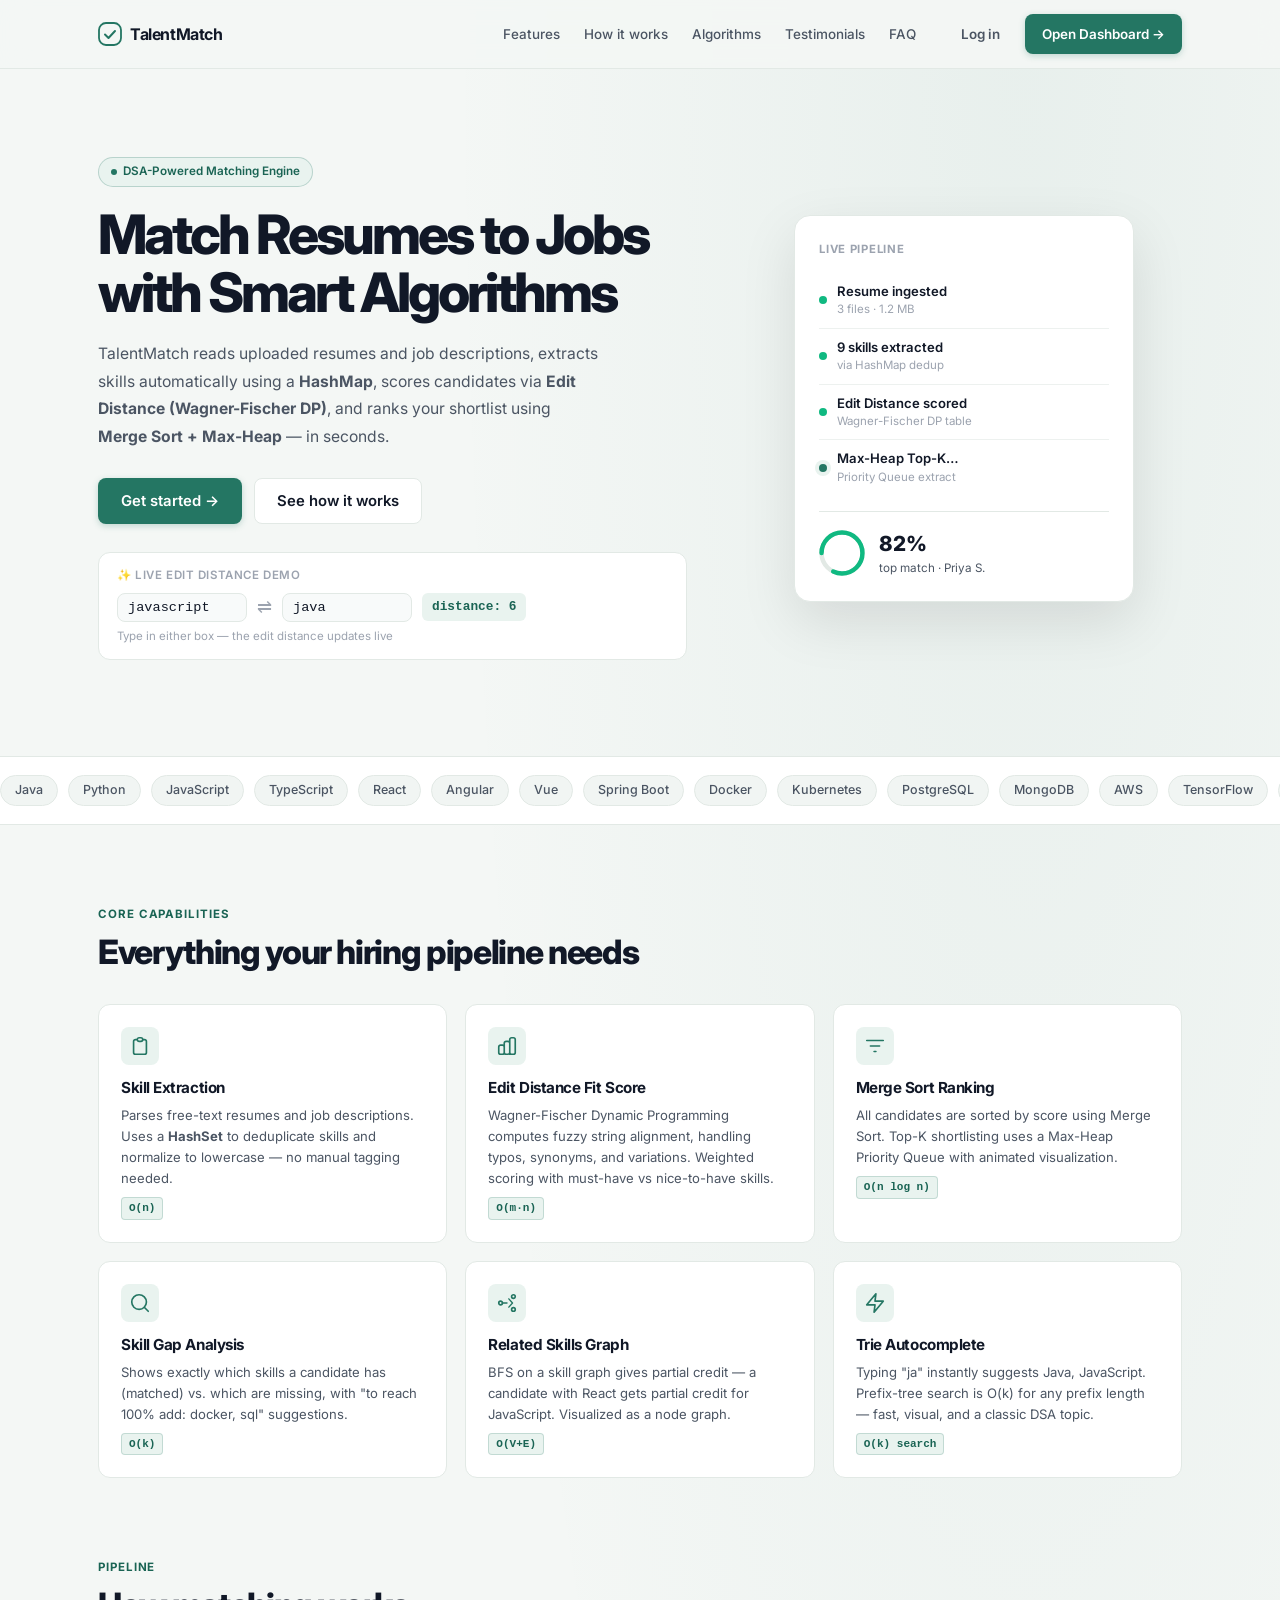
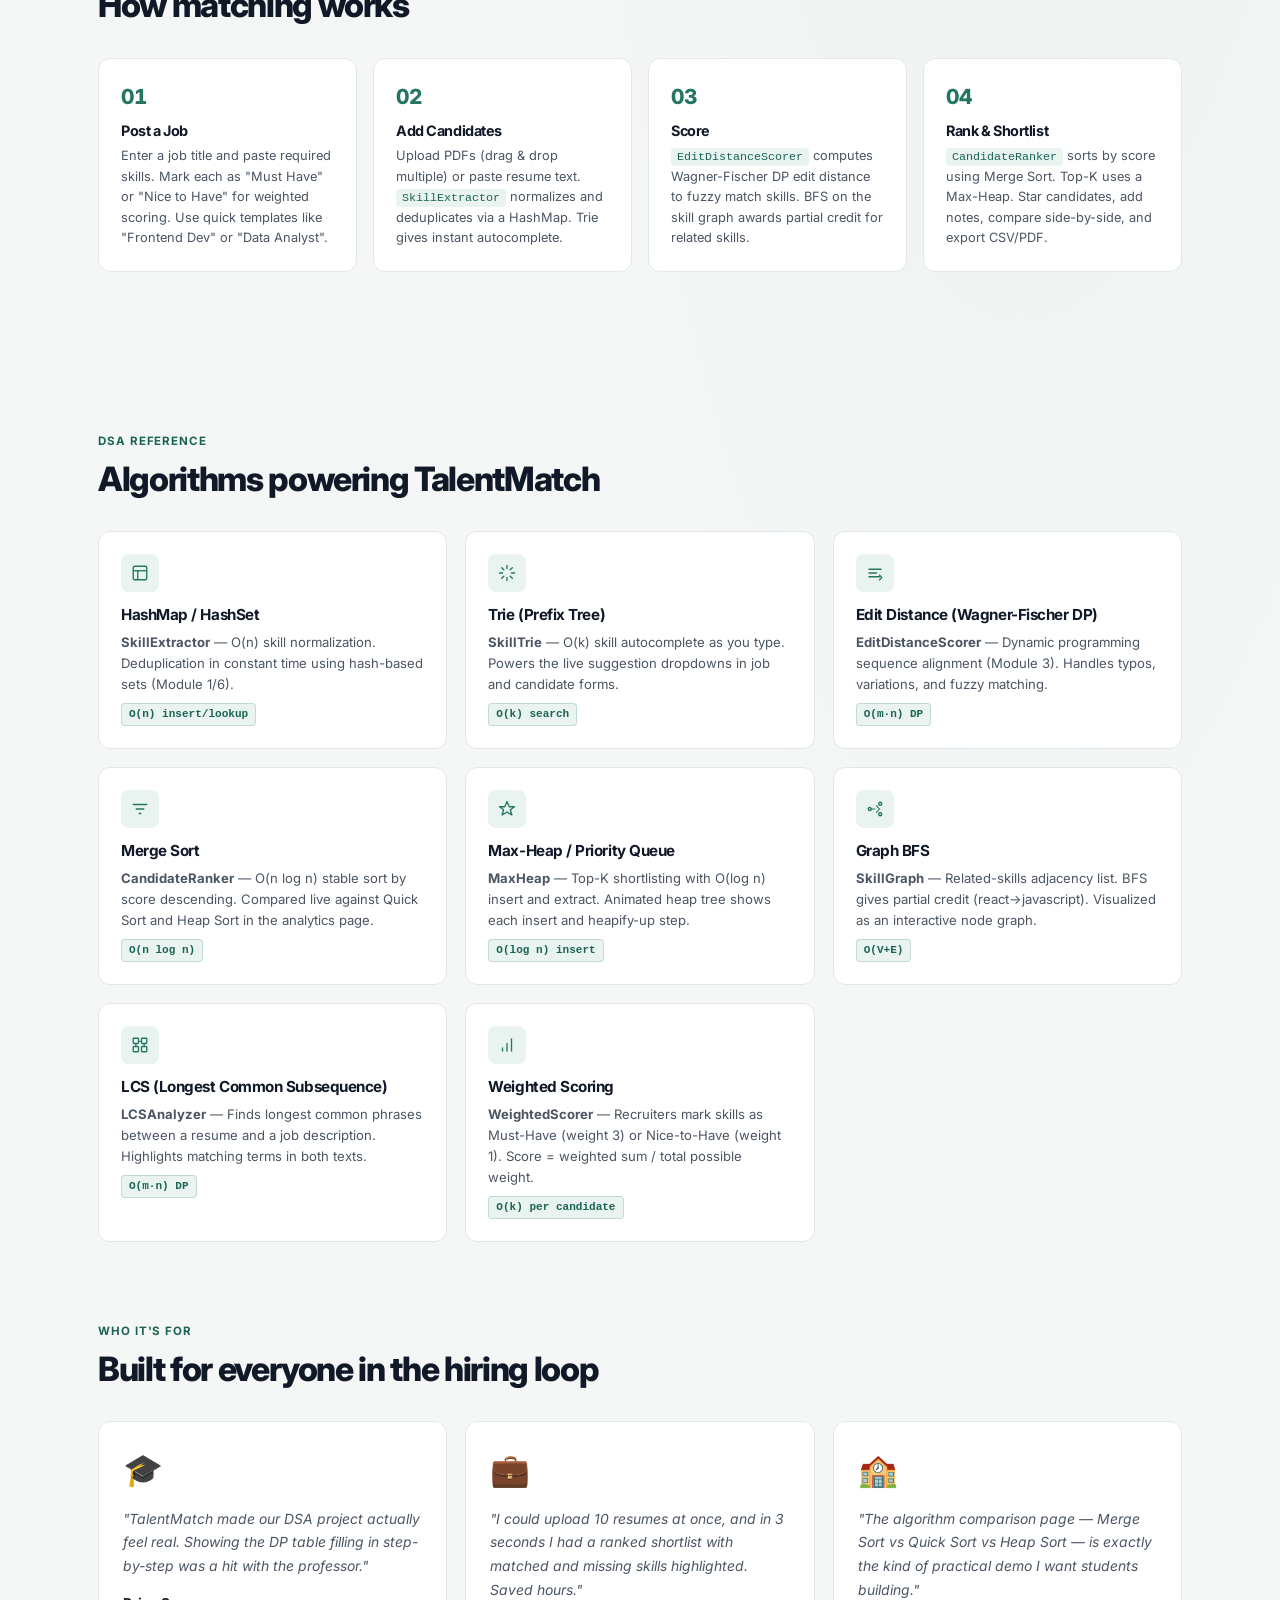
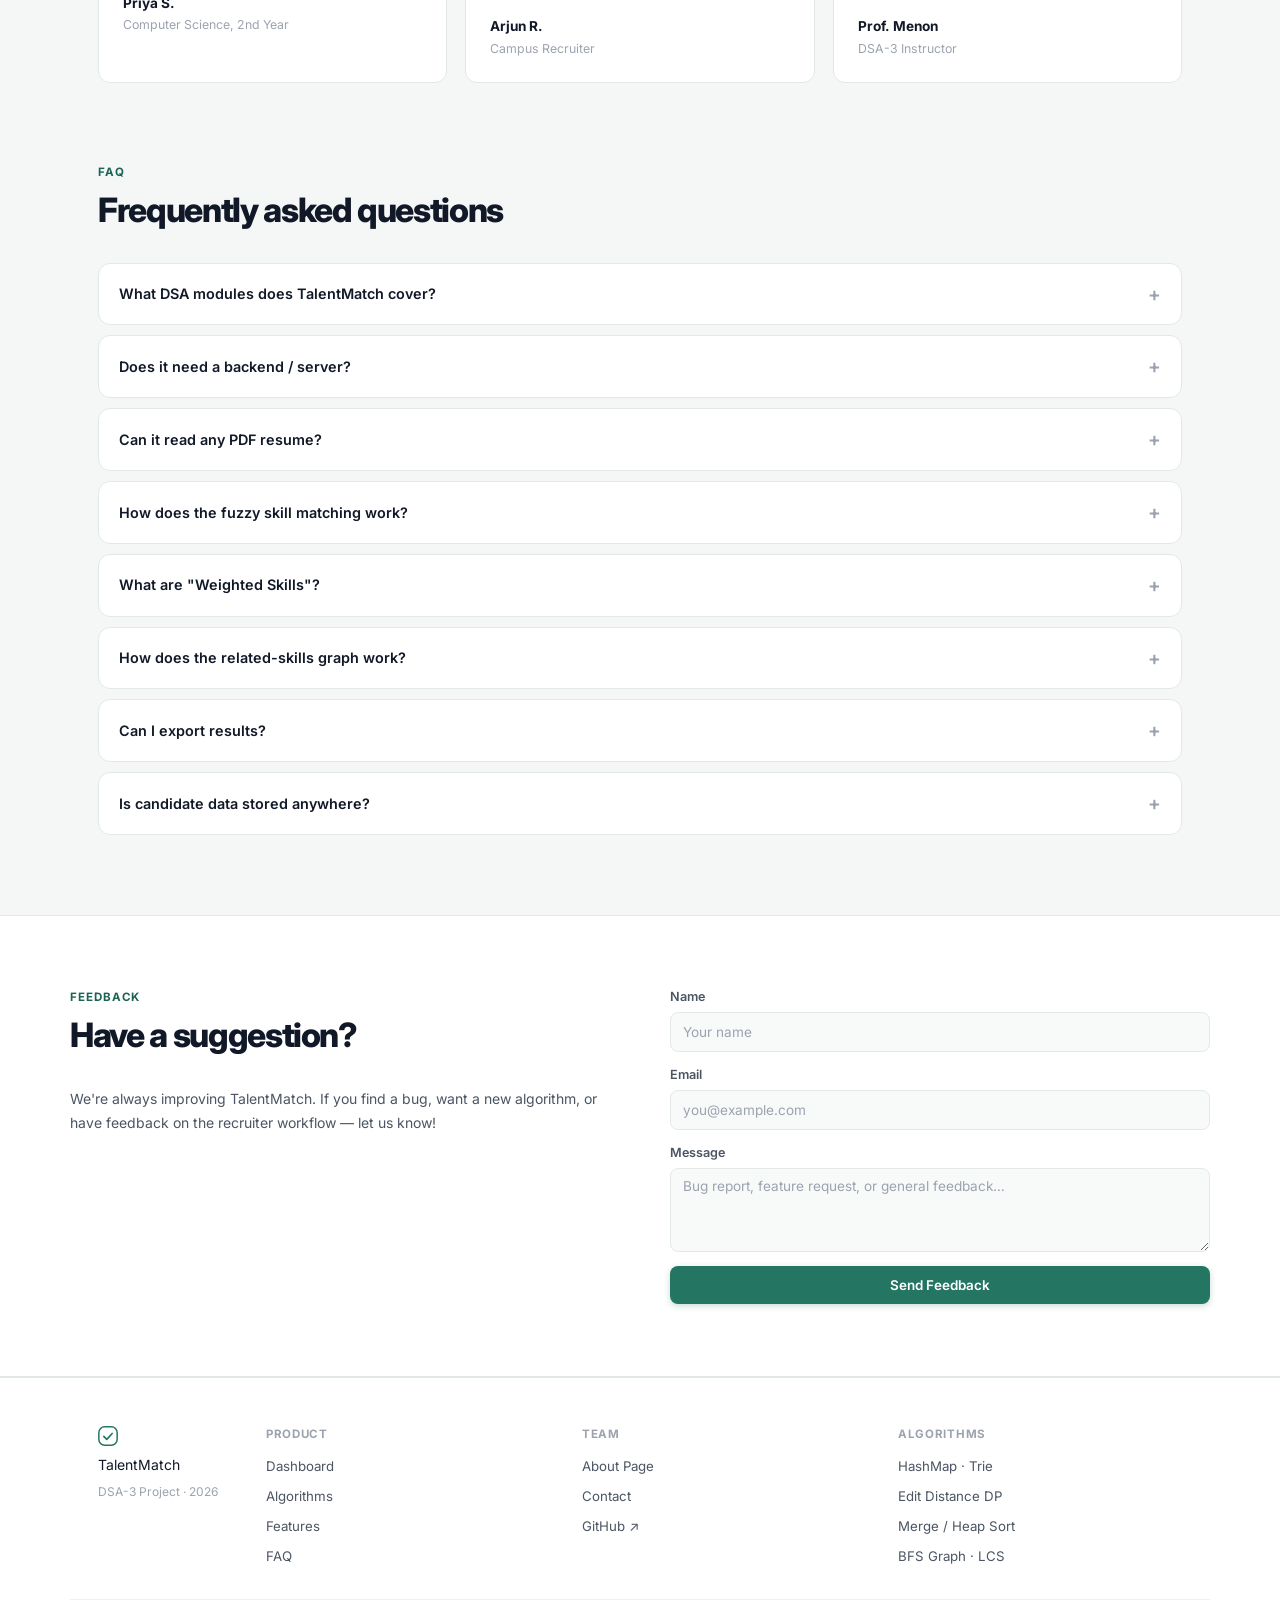
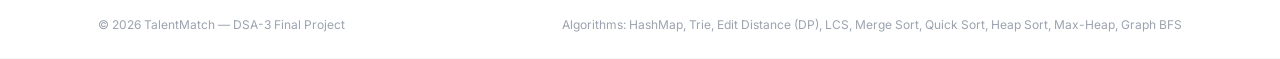
<file: Project/index.html>
<!DOCTYPE html>
<html lang="en">
<head>
  <meta charset="UTF-8">
  <meta name="viewport" content="width=device-width, initial-scale=1.0">
  <title>TalentMatch — Resume &amp; Job Matching for Recruiters</title>
  <meta name="description" content="TalentMatch uses DSA algorithms (HashMap, Edit Distance DP, Merge Sort, Trie, Max-Heap, BFS Graph) to automatically extract skills, score candidates, and rank your shortlist in seconds.">
  <link rel="icon" href="data:image/svg+xml,<svg xmlns='http://www.w3.org/2000/svg' viewBox='0 0 100 100'><rect x='5' y='5' width='90' height='90' rx='20' fill='%23247663'/><path d='M28 53l14 14 26-28' stroke='white' stroke-width='8' stroke-linecap='round' stroke-linejoin='round' fill='none'/></svg>">
  <link rel="stylesheet" href="css/style.css">
</head>
<body class="landing">

  <!-- NAV -->
  <header class="landing-nav">
    <div class="landing-nav__inner">
      <a href="index.html" class="brand">
        <span class="brand__mark" aria-hidden="true">
          <svg width="24" height="24" viewBox="0 0 24 24" fill="none">
            <rect x="1" y="1" width="22" height="22" rx="7" stroke="currentColor" stroke-width="1.8"/>
            <path d="M7 12.5l3.5 3.5 6.5-7" stroke="currentColor" stroke-width="2" stroke-linecap="round" stroke-linejoin="round"/>
          </svg>
        </span>
        <span class="brand__name">TalentMatch</span>
      </a>

      <nav class="landing-nav__links" aria-label="Primary">
        <a href="#features">Features</a>
        <a href="#how-it-works">How it works</a>
        <a href="#algorithms">Algorithms</a>
        <a href="#testimonials">Testimonials</a>
        <a href="#faq">FAQ</a>
      </nav>

      <div class="landing-nav__auth">
        <button type="button" class="btn btn--ghost" id="loginBtn">Log in</button>
        <a href="dashboard.html" class="btn btn--primary">Open Dashboard →</a>
      </div>
    </div>
  </header>

  <main>

    <!-- HERO -->
    <section class="hero">
      <div class="hero__content">
        <div class="hero__badge">
          <span class="hero__badge-dot"></span>
          DSA-Powered Matching Engine
        </div>
        <h1 class="hero__headline">
          Match Resumes to Jobs<br>with Smart Algorithms
        </h1>
        <p class="hero__desc">
          TalentMatch reads uploaded resumes and job descriptions, extracts skills automatically
          using a <strong>HashMap</strong>, scores candidates via <strong>Edit Distance (Wagner-Fischer DP)</strong>,
          and ranks your shortlist using <strong>Merge Sort + Max-Heap</strong> — in seconds.
        </p>
        <div class="hero__ctas">
          <a href="dashboard.html" class="btn btn--primary btn--lg" id="getStartedBtn">Get started →</a>
          <a href="#how-it-works" class="btn btn--secondary btn--lg">See how it works</a>
        </div>

        <!-- Live Edit Distance mini-demo -->
        <div class="hero__edit-demo" id="editDemoBox">
          <div class="edit-demo__label">✨ Live Edit Distance Demo</div>
          <div class="edit-demo__row">
            <input id="demoA" class="edit-demo__input" value="javascript" maxlength="20">
            <span class="edit-demo__arrow">⇌</span>
            <input id="demoB" class="edit-demo__input" value="java" maxlength="20">
            <span class="edit-demo__badge" id="demoBadge">distance: 6</span>
          </div>
          <div class="edit-demo__hint">Type in either box — the edit distance updates live</div>
        </div>
      </div>

      <div class="hero__visual" aria-hidden="true">
        <div class="pipeline-card" id="heroPipeline">
          <p class="pipeline-card__title">Live pipeline</p>
          <div class="pipeline-step" data-step="0">
            <span class="pipeline-step__dot pipeline-step__dot--done"></span>
            <span class="pipeline-step__label">
              Resume ingested
              <span class="step-sub">3 files · 1.2 MB</span>
            </span>
          </div>
          <div class="pipeline-step" data-step="1">
            <span class="pipeline-step__dot pipeline-step__dot--done"></span>
            <span class="pipeline-step__label">
              9 skills extracted
              <span class="step-sub">via HashMap dedup</span>
            </span>
          </div>
          <div class="pipeline-step" data-step="2">
            <span class="pipeline-step__dot pipeline-step__dot--done"></span>
            <span class="pipeline-step__label">
              Edit Distance scored
              <span class="step-sub">Wagner-Fischer DP table</span>
            </span>
          </div>
          <div class="pipeline-step" data-step="3">
            <span class="pipeline-step__dot pipeline-step__dot--active" id="pipelineActiveDot"></span>
            <span class="pipeline-step__label">
              <span id="pipelineActiveLabel">Merge sort ranking…</span>
              <span class="step-sub" id="pipelineActiveSub">O(n log n)</span>
            </span>
          </div>
          <div class="pipeline-card__score">
            <svg viewBox="0 0 36 36" class="score-ring">
              <path class="score-ring__bg" d="M18 2 a 16 16 0 0 1 0 32 a 16 16 0 0 1 0 -32" />
              <path class="score-ring__fg" id="scoreRingFg" stroke-dasharray="88, 100" d="M18 2 a 16 16 0 0 1 0 32 a 16 16 0 0 1 0 -32" />
            </svg>
            <div class="pipeline-card__score-text">
              <strong id="scoreRingVal">88%</strong>
              <span>top match · Priya S.</span>
            </div>
          </div>
        </div>
      </div>
    </section>

    <!-- SKILL MARQUEE -->
    <section class="skill-marquee" aria-hidden="true">
      <div class="skill-marquee__track">
        <div class="skill-marquee__inner" id="marqueeInner">
          <!-- Populated by JS -->
        </div>
      </div>
    </section>

    <!-- FEATURES -->
    <section class="features" id="features">
      <p class="section-label">Core capabilities</p>
      <h2 class="section-title">Everything your hiring pipeline needs</h2>
      <div class="feature-grid">
        <article class="feature-card">
          <span class="feature-card__icon" aria-hidden="true">
            <svg width="22" height="22" viewBox="0 0 24 24" fill="none"><path d="M9 5H7a2 2 0 00-2 2v12a2 2 0 002 2h10a2 2 0 002-2V7a2 2 0 00-2-2h-2M9 5a2 2 0 002 2h2a2 2 0 002-2M9 5a2 2 0 012-2h2a2 2 0 012 2" stroke="currentColor" stroke-width="1.8" stroke-linecap="round"/></svg>
          </span>
          <h3>Skill Extraction</h3>
          <p>Parses free-text resumes and job descriptions. Uses a <strong>HashSet</strong> to deduplicate skills and normalize to lowercase — no manual tagging needed.</p>
          <span class="complexity-badge">O(n)</span>
        </article>
        <article class="feature-card">
          <span class="feature-card__icon" aria-hidden="true">
            <svg width="22" height="22" viewBox="0 0 24 24" fill="none"><path d="M9 19v-6a2 2 0 00-2-2H5a2 2 0 00-2 2v6a2 2 0 002 2h2a2 2 0 002-2zm0 0V9a2 2 0 012-2h2a2 2 0 012 2v10m-6 0a2 2 0 002 2h2a2 2 0 002-2m0 0V5a2 2 0 012-2h2a2 2 0 012 2v14a2 2 0 01-2 2h-2a2 2 0 01-2-2z" stroke="currentColor" stroke-width="1.8" stroke-linecap="round"/></svg>
          </span>
          <h3>Edit Distance Fit Score</h3>
          <p>Wagner-Fischer Dynamic Programming computes fuzzy string alignment, handling typos, synonyms, and variations. Weighted scoring with must-have vs nice-to-have skills.</p>
          <span class="complexity-badge">O(m·n)</span>
        </article>
        <article class="feature-card">
          <span class="feature-card__icon" aria-hidden="true">
            <svg width="22" height="22" viewBox="0 0 24 24" fill="none"><path d="M3 6h18M7 12h10M11 18h2" stroke="currentColor" stroke-width="1.8" stroke-linecap="round"/></svg>
          </span>
          <h3>Merge Sort Ranking</h3>
          <p>All candidates are sorted by score using Merge Sort. Top-K shortlisting uses a Max-Heap Priority Queue with animated visualization.</p>
          <span class="complexity-badge">O(n log n)</span>
        </article>
        <article class="feature-card">
          <span class="feature-card__icon" aria-hidden="true">
            <svg width="22" height="22" viewBox="0 0 24 24" fill="none"><circle cx="11" cy="11" r="8" stroke="currentColor" stroke-width="1.8"/><path d="M21 21l-4.35-4.35" stroke="currentColor" stroke-width="1.8" stroke-linecap="round"/></svg>
          </span>
          <h3>Skill Gap Analysis</h3>
          <p>Shows exactly which skills a candidate has (matched) vs. which are missing, with "to reach 100% add: docker, sql" suggestions.</p>
          <span class="complexity-badge">O(k)</span>
        </article>
        <article class="feature-card">
          <span class="feature-card__icon" aria-hidden="true">
            <svg width="22" height="22" viewBox="0 0 24 24" fill="none"><circle cx="5" cy="12" r="2" stroke="currentColor" stroke-width="1.8"/><circle cx="19" cy="5" r="2" stroke="currentColor" stroke-width="1.8"/><circle cx="19" cy="19" r="2" stroke="currentColor" stroke-width="1.8"/><path d="M7 12h5m2-4.5l4 4.5m-4 4.5l4-4.5" stroke="currentColor" stroke-width="1.5" stroke-linecap="round"/></svg>
          </span>
          <h3>Related Skills Graph</h3>
          <p>BFS on a skill graph gives partial credit — a candidate with React gets partial credit for JavaScript. Visualized as a node graph.</p>
          <span class="complexity-badge">O(V+E)</span>
        </article>
        <article class="feature-card">
          <span class="feature-card__icon" aria-hidden="true">
            <svg width="22" height="22" viewBox="0 0 24 24" fill="none"><path d="M13 2L3 14h9l-1 8 10-12h-9l1-8z" stroke="currentColor" stroke-width="1.8" stroke-linecap="round" stroke-linejoin="round"/></svg>
          </span>
          <h3>Trie Autocomplete</h3>
          <p>Typing "ja" instantly suggests Java, JavaScript. Prefix-tree search is O(k) for any prefix length — fast, visual, and a classic DSA topic.</p>
          <span class="complexity-badge">O(k) search</span>
        </article>
      </div>
    </section>

    <!-- HOW IT WORKS -->
    <section class="steps" id="how-it-works">
      <p class="section-label">Pipeline</p>
      <h2 class="section-title">How matching works</h2>
      <div class="steps-grid">
        <div class="step-card">
          <div class="step-card__num">01</div>
          <h3>Post a Job</h3>
          <p>Enter a job title and paste required skills. Mark each as "Must Have" or "Nice to Have" for weighted scoring. Use quick templates like "Frontend Dev" or "Data Analyst".</p>
        </div>
        <div class="step-card">
          <div class="step-card__num">02</div>
          <h3>Add Candidates</h3>
          <p>Upload PDFs (drag &amp; drop multiple) or paste resume text. <code>SkillExtractor</code> normalizes and deduplicates via a HashMap. Trie gives instant autocomplete.</p>
        </div>
        <div class="step-card">
          <div class="step-card__num">03</div>
          <h3>Score</h3>
          <p><code>EditDistanceScorer</code> computes Wagner-Fischer DP edit distance to fuzzy match skills. BFS on the skill graph awards partial credit for related skills.</p>
        </div>
        <div class="step-card">
          <div class="step-card__num">04</div>
          <h3>Rank &amp; Shortlist</h3>
          <p><code>CandidateRanker</code> sorts by score using Merge Sort. Top-K uses a Max-Heap. Star candidates, add notes, compare side-by-side, and export CSV/PDF.</p>
        </div>
      </div>
    </section>

    <!-- ALGORITHMS -->
    <section class="features" id="algorithms">
      <p class="section-label">DSA Reference</p>
      <h2 class="section-title">Algorithms powering TalentMatch</h2>
      <div class="feature-grid">
        <article class="feature-card">
          <span class="feature-card__icon" aria-hidden="true">
            <svg width="18" height="18" viewBox="0 0 24 24" fill="none"><rect x="3" y="3" width="18" height="18" rx="2" stroke="currentColor" stroke-width="1.8"/><line x1="3" y1="9" x2="21" y2="9" stroke="currentColor" stroke-width="1.8"/><line x1="9" y1="21" x2="9" y2="9" stroke="currentColor" stroke-width="1.8"/></svg>
          </span>
          <h3>HashMap / HashSet</h3>
          <p><strong>SkillExtractor</strong> — O(n) skill normalization. Deduplication in constant time using hash-based sets (Module 1/6).</p>
          <span class="complexity-badge">O(n) insert/lookup</span>
        </article>
        <article class="feature-card">
          <span class="feature-card__icon" aria-hidden="true">
            <svg width="18" height="18" viewBox="0 0 24 24" fill="none"><path d="M12 2v4M12 18v4M4.93 4.93l2.83 2.83M16.24 16.24l2.83 2.83M2 12h4M18 12h4M4.93 19.07l2.83-2.83M16.24 7.76l2.83-2.83" stroke="currentColor" stroke-width="1.8" stroke-linecap="round"/></svg>
          </span>
          <h3>Trie (Prefix Tree)</h3>
          <p><strong>SkillTrie</strong> — O(k) skill autocomplete as you type. Powers the live suggestion dropdowns in job and candidate forms.</p>
          <span class="complexity-badge">O(k) search</span>
        </article>
        <article class="feature-card">
          <span class="feature-card__icon" aria-hidden="true">
            <svg width="18" height="18" viewBox="0 0 24 24" fill="none"><path d="M4 7h16M4 12h10M4 17h14" stroke="currentColor" stroke-width="1.8" stroke-linecap="round"/><path d="M18 15l3 3-3 3" stroke="currentColor" stroke-width="1.8" stroke-linecap="round" stroke-linejoin="round"/></svg>
          </span>
          <h3>Edit Distance (Wagner-Fischer DP)</h3>
          <p><strong>EditDistanceScorer</strong> — Dynamic programming sequence alignment (Module 3). Handles typos, variations, and fuzzy matching.</p>
          <span class="complexity-badge">O(m·n) DP</span>
        </article>
        <article class="feature-card">
          <span class="feature-card__icon" aria-hidden="true">
            <svg width="18" height="18" viewBox="0 0 24 24" fill="none"><path d="M3 6h18M7 12h10M11 18h2" stroke="currentColor" stroke-width="1.8" stroke-linecap="round"/></svg>
          </span>
          <h3>Merge Sort</h3>
          <p><strong>CandidateRanker</strong> — O(n log n) stable sort by score descending. Compared live against Quick Sort and Heap Sort in the analytics page.</p>
          <span class="complexity-badge">O(n log n)</span>
        </article>
        <article class="feature-card">
          <span class="feature-card__icon" aria-hidden="true">
            <svg width="18" height="18" viewBox="0 0 24 24" fill="none"><path d="M12 2l3 7h7l-5.5 4 2 7L12 16l-6.5 4 2-7L2 9h7z" stroke="currentColor" stroke-width="1.8" stroke-linecap="round" stroke-linejoin="round"/></svg>
          </span>
          <h3>Max-Heap / Priority Queue</h3>
          <p><strong>MaxHeap</strong> — Top-K shortlisting with O(log n) insert and extract. Animated heap tree shows each insert and heapify-up step.</p>
          <span class="complexity-badge">O(log n) insert</span>
        </article>
        <article class="feature-card">
          <span class="feature-card__icon" aria-hidden="true">
            <svg width="18" height="18" viewBox="0 0 24 24" fill="none"><circle cx="5" cy="12" r="2" stroke="currentColor" stroke-width="1.8"/><circle cx="19" cy="5" r="2" stroke="currentColor" stroke-width="1.8"/><circle cx="19" cy="19" r="2" stroke="currentColor" stroke-width="1.8"/><path d="M7 12h5m2-4.5l4 4.5m-4 4.5l4-4.5" stroke="currentColor" stroke-width="1.5" stroke-linecap="round"/></svg>
          </span>
          <h3>Graph BFS</h3>
          <p><strong>SkillGraph</strong> — Related-skills adjacency list. BFS gives partial credit (react→javascript). Visualized as an interactive node graph.</p>
          <span class="complexity-badge">O(V+E)</span>
        </article>
        <article class="feature-card">
          <span class="feature-card__icon" aria-hidden="true">
            <svg width="18" height="18" viewBox="0 0 24 24" fill="none"><rect x="3" y="3" width="7" height="7" rx="1" stroke="currentColor" stroke-width="1.8"/><rect x="14" y="3" width="7" height="7" rx="1" stroke="currentColor" stroke-width="1.8"/><path d="M10 7h4M6.5 10v4M17.5 10v4" stroke="currentColor" stroke-width="1.5" stroke-linecap="round"/><rect x="3" y="14" width="7" height="7" rx="1" stroke="currentColor" stroke-width="1.8"/><rect x="14" y="14" width="7" height="7" rx="1" stroke="currentColor" stroke-width="1.8"/></svg>
          </span>
          <h3>LCS (Longest Common Subsequence)</h3>
          <p><strong>LCSAnalyzer</strong> — Finds longest common phrases between a resume and a job description. Highlights matching terms in both texts.</p>
          <span class="complexity-badge">O(m·n) DP</span>
        </article>
        <article class="feature-card">
          <span class="feature-card__icon" aria-hidden="true">
            <svg width="18" height="18" viewBox="0 0 24 24" fill="none"><path d="M12 20V10M18 20V4M6 20v-4" stroke="currentColor" stroke-width="1.8" stroke-linecap="round"/></svg>
          </span>
          <h3>Weighted Scoring</h3>
          <p><strong>WeightedScorer</strong> — Recruiters mark skills as Must-Have (weight 3) or Nice-to-Have (weight 1). Score = weighted sum / total possible weight.</p>
          <span class="complexity-badge">O(k) per candidate</span>
        </article>
      </div>
    </section>

    <!-- TESTIMONIALS -->
    <section class="testimonials" id="testimonials">
      <p class="section-label">Who it's for</p>
      <h2 class="section-title">Built for everyone in the hiring loop</h2>
      <div class="testimonials-grid">
        <div class="testimonial-card">
          <div class="testimonial-card__avatar">🎓</div>
          <blockquote>
            "TalentMatch made our DSA project actually feel real. Showing the DP table filling in step-by-step was a hit with the professor."
          </blockquote>
          <div class="testimonial-card__author">
            <strong>Priya S.</strong>
            <span>Computer Science, 2nd Year</span>
          </div>
        </div>
        <div class="testimonial-card">
          <div class="testimonial-card__avatar">💼</div>
          <blockquote>
            "I could upload 10 resumes at once, and in 3 seconds I had a ranked shortlist with matched and missing skills highlighted. Saved hours."
          </blockquote>
          <div class="testimonial-card__author">
            <strong>Arjun R.</strong>
            <span>Campus Recruiter</span>
          </div>
        </div>
        <div class="testimonial-card">
          <div class="testimonial-card__avatar">🏫</div>
          <blockquote>
            "The algorithm comparison page — Merge Sort vs Quick Sort vs Heap Sort — is exactly the kind of practical demo I want students building."
          </blockquote>
          <div class="testimonial-card__author">
            <strong>Prof. Menon</strong>
            <span>DSA-3 Instructor</span>
          </div>
        </div>
      </div>
    </section>

    <!-- FAQ -->
    <section class="faq-section" id="faq">
      <p class="section-label">FAQ</p>
      <h2 class="section-title">Frequently asked questions</h2>
      <div class="faq-list">
        <details class="faq-item">
          <summary>What DSA modules does TalentMatch cover?</summary>
          <p>TalentMatch covers Module 1 (HashMap/HashSet), Module 2 (Trie), Module 3 (Edit Distance DP, LCS), Module 4 (Merge Sort, Quick Sort, Heap Sort), Module 5 (Max-Heap Priority Queue), and Module 6 (Graph BFS). Every algorithm is used in a real, observable feature.</p>
        </details>
        <details class="faq-item">
          <summary>Does it need a backend / server?</summary>
          <p>No. All algorithms run in the browser in pure JavaScript. The optional Java backend (<code>HttpServer</code> on port 8080) adds server-side matching, but the app works fully offline without it.</p>
        </details>
        <details class="faq-item">
          <summary>Can it read any PDF resume?</summary>
          <p>TalentMatch uses PDF.js to extract text from digital PDFs. Scanned / image-only PDFs won't have selectable text — use the "Paste Resume Text" fallback in that case. You can drag &amp; drop multiple PDFs at once.</p>
        </details>
        <details class="faq-item">
          <summary>How does the fuzzy skill matching work?</summary>
          <p>The Wagner-Fischer algorithm computes the Levenshtein edit distance between every candidate skill and every required job skill. A skill is considered matched if the normalized distance ≤ 35%, so "javascrpt" still matches "javascript".</p>
        </details>
        <details class="faq-item">
          <summary>What are "Weighted Skills"?</summary>
          <p>When creating a job, you can mark each skill as "Must Have" (weight 3) or "Nice to Have" (weight 1). The final score becomes a weighted sum — missing a must-have skill hurts far more than missing a nice-to-have. Rankings visibly change.</p>
        </details>
        <details class="faq-item">
          <summary>How does the related-skills graph work?</summary>
          <p>The SkillGraph module maintains an adjacency list (e.g. react → [javascript, typescript, redux]). A BFS from each candidate skill finds neighbours at depth 1 and awards 50% credit. A candidate who knows React gets partial credit for JavaScript even if they didn't explicitly list it.</p>
        </details>
        <details class="faq-item">
          <summary>Can I export results?</summary>
          <p>Yes. Export ranked results as a CSV file or as a formatted PDF report — useful for sharing with hiring managers or including in your project demo.</p>
        </details>
        <details class="faq-item">
          <summary>Is candidate data stored anywhere?</summary>
          <p>All data (jobs, candidates, scores, notes) is stored in your browser's <code>localStorage</code> only. Nothing is sent to a server. Use "Clear All Data" in the sidebar to reset.</p>
        </details>
      </div>
    </section>

    <!-- CONTACT / FEEDBACK -->
    <section class="contact-section" id="contact">
      <div class="contact-inner">
        <div class="contact-text">
          <p class="section-label">Feedback</p>
          <h2 class="section-title">Have a suggestion?</h2>
          <p style="color:var(--text-muted);line-height:1.7">We're always improving TalentMatch. If you find a bug, want a new algorithm, or have feedback on the recruiter workflow — let us know!</p>
        </div>
        <form class="contact-form" id="contactForm" onsubmit="submitContact(event)">
          <div class="form-group">
            <label for="contactName">Name</label>
            <input id="contactName" type="text" class="form-control" placeholder="Your name" required>
          </div>
          <div class="form-group">
            <label for="contactEmail">Email</label>
            <input id="contactEmail" type="email" class="form-control" placeholder="you@example.com" required>
          </div>
          <div class="form-group">
            <label for="contactMsg">Message</label>
            <textarea id="contactMsg" class="form-control" rows="4" placeholder="Bug report, feature request, or general feedback…" required></textarea>
          </div>
          <button type="submit" class="btn btn--primary" style="width:100%;justify-content:center">Send Feedback</button>
        </form>
      </div>
    </section>

  </main>

  <!-- FOOTER -->
  <footer class="landing-footer-full">
    <div class="landing-footer-full__inner">
      <div class="footer-brand">
        <svg width="20" height="20" viewBox="0 0 24 24" fill="none">
          <rect x="1" y="1" width="22" height="22" rx="7" stroke="currentColor" stroke-width="1.8"/>
          <path d="M7 12.5l3.5 3.5 6.5-7" stroke="currentColor" stroke-width="2" stroke-linecap="round" stroke-linejoin="round"/>
        </svg>
        <span>TalentMatch</span>
        <span class="footer-brand__sub">DSA-3 Project · 2026</span>
      </div>
      <div class="footer-links">
        <div class="footer-links__col">
          <div class="footer-links__heading">Product</div>
          <a href="dashboard.html">Dashboard</a>
          <a href="#algorithms">Algorithms</a>
          <a href="#features">Features</a>
          <a href="#faq">FAQ</a>
        </div>
        <div class="footer-links__col">
          <div class="footer-links__heading">Team</div>
          <a href="dashboard.html#about">About Page</a>
          <a href="#contact">Contact</a>
          <a href="https://github.com" target="_blank" rel="noopener">GitHub ↗</a>
        </div>
        <div class="footer-links__col">
          <div class="footer-links__heading">Algorithms</div>
          <a href="#algorithms">HashMap · Trie</a>
          <a href="#algorithms">Edit Distance DP</a>
          <a href="#algorithms">Merge / Heap Sort</a>
          <a href="#algorithms">BFS Graph · LCS</a>
        </div>
      </div>
    </div>
    <div class="landing-footer-full__bottom">
      <span>© 2026 TalentMatch — DSA-3 Final Project</span>
      <span>Algorithms: HashMap, Trie, Edit Distance (DP), LCS, Merge Sort, Quick Sort, Heap Sort, Max-Heap, Graph BFS</span>
    </div>
  </footer>

  <!-- LOGIN MODAL -->
  <div class="modal-overlay" id="loginModal" role="dialog" aria-modal="true" aria-labelledby="loginTitle">
    <div class="modal">
      <div class="modal__header">
        <h2 class="modal__title" id="loginTitle">Welcome back</h2>
        <button class="modal__close" id="closeLoginModal" aria-label="Close">✕</button>
      </div>
      <div class="form-group" style="margin-bottom:14px">
        <label for="loginEmail">Email</label>
        <input id="loginEmail" type="email" class="form-control" placeholder="recruiter@company.com">
      </div>
      <div class="form-group" style="margin-bottom:22px">
        <label for="loginPass">Password</label>
        <input id="loginPass" type="password" class="form-control" placeholder="••••••••">
      </div>
      <a href="dashboard.html" class="btn btn--primary" style="width:100%;justify-content:center">Log in →</a>
      <p style="text-align:center;margin-top:14px;font-size:0.8rem;color:var(--text-faint)">No account needed — the dashboard is open to all.</p>
    </div>
  </div>

  <div id="toast-container"></div>
  <script src="js/app.js"></script>
  <script>
    // Landing page extras

    // Animated pipeline steps
    const pipelineLabels = [
      { label: 'Resume ingested', sub: '3 files · 1.2 MB' },
      { label: 'Skills extracted', sub: 'HashMap dedup · 9 skills' },
      { label: 'Edit Distance scored', sub: 'Wagner-Fischer DP' },
      { label: 'Merge sort ranking…', sub: 'O(n log n)' },
      { label: 'Max-Heap Top-K…', sub: 'Priority Queue extract' },
      { label: 'Graph BFS credit…', sub: 'BFS O(V+E)' },
    ];
    const scores = [88, 76, 91, 63, 82, 95];
    let pipeStep = 3;
    function animatePipeline() {
      pipeStep = (pipeStep + 1) % pipelineLabels.length;
      const el = pipelineLabels[pipeStep];
      const lbl = document.getElementById('pipelineActiveLabel');
      const sub = document.getElementById('pipelineActiveSub');
      const val = document.getElementById('scoreRingVal');
      const ring = document.getElementById('scoreRingFg');
      if (lbl) lbl.textContent = el.label;
      if (sub) sub.textContent = el.sub;
      const sc = scores[pipeStep];
      if (val) val.textContent = sc + '%';
      if (ring) ring.setAttribute('stroke-dasharray', `${sc}, 100`);
    }
    setInterval(animatePipeline, 2200);

    // Live edit distance demo
    function editDistanceLive(a, b) {
      const m = a.length, n = b.length;
      const dp = Array.from({ length: m + 1 }, () => new Array(n + 1).fill(0));
      for (let i = 0; i <= m; i++) dp[i][0] = i;
      for (let j = 0; j <= n; j++) dp[0][j] = j;
      for (let i = 1; i <= m; i++) for (let j = 1; j <= n; j++) {
        dp[i][j] = a[i-1] === b[j-1] ? dp[i-1][j-1] : 1 + Math.min(dp[i-1][j-1], dp[i-1][j], dp[i][j-1]);
      }
      return dp[m][n];
    }
    function updateDemo() {
      const a = (document.getElementById('demoA')?.value || '').toLowerCase();
      const b = (document.getElementById('demoB')?.value || '').toLowerCase();
      const d = editDistanceLive(a, b);
      const badge = document.getElementById('demoBadge');
      if (badge) {
        badge.textContent = `distance: ${d}`;
        badge.className = 'edit-demo__badge' + (d === 0 ? ' exact' : d <= 3 ? ' near' : '');
      }
    }
    document.getElementById('demoA')?.addEventListener('input', updateDemo);
    document.getElementById('demoB')?.addEventListener('input', updateDemo);

    // Skill marquee
    const marqueeSkills = [
      'Java','Python','JavaScript','TypeScript','React','Angular','Vue','Spring Boot',
      'Docker','Kubernetes','PostgreSQL','MongoDB','AWS','TensorFlow','Node.js','GraphQL',
      'Git','Redis','FastAPI','Flutter','Rust','Go','Scala','Pandas','Scikit-Learn',
      'Jenkins','Terraform','Selenium','JUnit','Kafka'
    ];
    const inner = document.getElementById('marqueeInner');
    if (inner) {
      const doubled = [...marqueeSkills, ...marqueeSkills];
      inner.innerHTML = doubled.map(s => `<span class="marquee-chip">${s}</span>`).join('');
    }

    // Contact form
    function submitContact(e) {
      e.preventDefault();
      toast('Thanks for your feedback! We\'ll review it shortly.', 'success');
      e.target.reset();
    }
  </script>
</body>
</html>
</file>
<file: Project/css/style.css>
/* ============================================================
   TalentMatch — style.css  (v3 — full feature build)
   Google Fonts: Inter
   ============================================================ */
@import url('https://fonts.googleapis.com/css2?family=Inter:wght@400;500;600;700;800&display=swap');

/* ── CSS Custom Properties (Light Theme) ─────────────────── */
:root {
  /* Surfaces */
  --bg-dark:          #f4f7f5;
  --bg-surface:       #ffffff;
  --bg-surface-hover: #f1f5f3;
  --bg-surface-alt:   #ebf3ef;
  --bg-input:         #f8fafa;
  --bg-terminal:      #17231e;

  /* Borders */
  --border:           #e2e9e5;
  --border-subtle:    #edf1ef;
  --border-focus:     #247663;

  /* Accent */
  --primary:          #247663;
  --primary-hover:    #1b6251;
  --primary-subtle:   #e9f3ef;
  --primary-text:     #1a6454;

  --success:          #10b981;
  --success-subtle:   #d1fae5;
  --success-text:     #065f46;

  --warn:             #f59e0b;
  --warn-subtle:      #fef3c7;
  --warn-text:        #92400e;

  --danger:           #ef4444;
  --danger-subtle:    #fee2e2;
  --danger-text:      #991b1b;

  --info:             #3b82f6;
  --info-subtle:      #dbeafe;
  --info-text:        #1e40af;

  /* Typography */
  --text:             #111827;
  --text-muted:       #4b5563;
  --text-faint:       #9ca3af;

  /* Shape */
  --radius-sm:        8px;
  --radius-md:        12px;
  --radius-lg:        16px;

  /* Shadows */
  --shadow-sm:  0 1px 3px rgba(0,0,0,.06), 0 1px 2px rgba(0,0,0,.04);
  --shadow-md:  0 4px 16px rgba(0,0,0,.08), 0 2px 6px rgba(0,0,0,.04);
  --shadow-lg:  0 20px 50px rgba(0,0,0,.12);
}

/* ── Dark Theme ──────────────────────────────────────────── */
[data-theme="dark"] {
  --bg-dark:          #0f1611;
  --bg-surface:       #1a2620;
  --bg-surface-hover: #223028;
  --bg-surface-alt:   #2a3d33;
  --bg-input:         #162019;
  --bg-terminal:      #0a100d;

  --border:           #2a3d33;
  --border-subtle:    #223028;
  --border-focus:     #34a58a;

  --primary:          #34a58a;
  --primary-hover:    #3bbf9e;
  --primary-subtle:   rgba(52,165,138,.15);
  --primary-text:     #5bc9a8;

  --success:          #10b981;
  --success-subtle:   rgba(16,185,129,.15);
  --success-text:     #6ee7b7;

  --warn:             #f59e0b;
  --warn-subtle:      rgba(245,158,11,.15);
  --warn-text:        #fcd34d;

  --danger:           #ef4444;
  --danger-subtle:    rgba(239,68,68,.15);
  --danger-text:      #fca5a5;

  --info:             #3b82f6;
  --info-subtle:      rgba(59,130,246,.15);
  --info-text:        #93c5fd;

  --text:             #e5ede8;
  --text-muted:       #9db8a9;
  --text-faint:       #6b8a77;

  --shadow-sm:  0 1px 3px rgba(0,0,0,.3);
  --shadow-md:  0 4px 16px rgba(0,0,0,.4);
  --shadow-lg:  0 20px 50px rgba(0,0,0,.5);
}

/* ── Reset ───────────────────────────────────────────────── */
*, *::before, *::after { box-sizing: border-box; margin: 0; padding: 0; }

html { scroll-behavior: smooth; scroll-padding-top: 80px; }

body {
  font-family: 'Inter', -apple-system, BlinkMacSystemFont, 'Segoe UI', sans-serif;
  background: var(--bg-dark);
  color: var(--text);
  font-size: 14px;
  line-height: 1.5;
  -webkit-font-smoothing: antialiased;
  min-height: 100vh;
  transition: background-color .3s, color .3s;
}

h1,h2,h3,h4 { font-weight: 700; letter-spacing: -.03em; line-height: 1.2; color: var(--text); }
a { color: inherit; text-decoration: none; }
button { font-family: inherit; cursor: pointer; border: none; background: transparent; }
p { line-height: 1.65; }

::selection { background: var(--primary); color: #fff; }

:focus-visible { outline: 2px solid var(--border-focus); outline-offset: 2px; }

/* ── Buttons ─────────────────────────────────────────────── */
.btn {
  display: inline-flex; align-items: center; justify-content: center; gap: 6px;
  padding: 9px 16px; border-radius: var(--radius-sm);
  font-size: .84rem; font-weight: 600; white-space: nowrap;
  border: 1px solid transparent; min-height: 38px;
  transition: background .15s, border-color .15s, color .15s, transform .15s, box-shadow .15s;
}
.btn:hover { transform: translateY(-1px); }
.btn:active { transform: translateY(0); }

.btn--primary {
  background: var(--primary); color: #fff;
  box-shadow: 0 2px 6px rgba(36,118,99,.25);
}
.btn--primary:hover { background: var(--primary-hover); box-shadow: 0 5px 14px rgba(36,118,99,.3); }

.btn--secondary { background: var(--bg-surface); color: var(--text); border-color: var(--border); }
.btn--secondary:hover { background: var(--bg-surface-hover); border-color: var(--primary); }

.btn--ghost { background: transparent; color: var(--text-muted); }
.btn--ghost:hover { background: var(--bg-surface-hover); color: var(--text); }

.btn--danger { background: transparent; color: var(--danger-text); border-color: rgba(239,68,68,.3); }
.btn--danger:hover { background: var(--danger-subtle); }

.btn--lg { padding: 11px 22px; font-size: .93rem; min-height: 44px; }
.btn--sm { padding: 5px 11px; font-size: .77rem; min-height: 30px; }

/* ── Form Controls ───────────────────────────────────────── */
.form-row { display: grid; grid-template-columns: 1fr 1fr; gap: 14px; }
.form-group { display: flex; flex-direction: column; gap: 5px; }
.form-group label { font-size: .79rem; font-weight: 600; color: var(--text-muted); }
.req { color: var(--danger); }

.form-control {
  background: var(--bg-input); border: 1px solid var(--border);
  border-radius: var(--radius-sm); padding: 9px 12px;
  font-size: .85rem; color: var(--text); font-family: inherit;
  width: 100%; min-height: 40px;
  transition: border-color .15s, box-shadow .15s;
}
.form-control:focus { outline: none; border-color: var(--primary); box-shadow: 0 0 0 3px rgba(36,118,99,.12); }
.form-control::placeholder { color: var(--text-faint); }
textarea.form-control { resize: vertical; min-height: 80px; }

.field-error { font-size: .75rem; color: var(--danger-text); display: none; }
.field-error:not(:empty) { display: block; }

.form-actions { display: flex; gap: 8px; margin-top: 14px; flex-wrap: wrap; }

/* Toggle switch */
.toggle-label { display: flex; align-items: center; gap: 10px; cursor: pointer; font-size: .85rem; font-weight: 500; }
.toggle-checkbox { display: none; }
.toggle-track { width: 36px; height: 20px; background: var(--border); border-radius: 10px; position: relative; transition: background .2s; flex-shrink: 0; }
.toggle-thumb { width: 16px; height: 16px; background: #fff; border-radius: 50%; position: absolute; top: 2px; left: 2px; transition: left .2s; box-shadow: var(--shadow-sm); }
.toggle-checkbox:checked + .toggle-track { background: var(--primary); }
.toggle-checkbox:checked + .toggle-track .toggle-thumb { left: 18px; }

/* Autocomplete dropdown */
.autocomplete-dropdown {
  position: absolute; top: 100%; left: 0; right: 0;
  background: var(--bg-surface); border: 1px solid var(--border);
  border-radius: var(--radius-sm); box-shadow: var(--shadow-md);
  z-index: 200; display: none; max-height: 220px; overflow-y: auto;
}
.ac-item { padding: 8px 12px; font-size: .83rem; cursor: pointer; color: var(--text); }
.ac-item:hover { background: var(--bg-surface-hover); }

/* Alert boxes */
.alert { padding: 10px 14px; border-radius: var(--radius-sm); font-size: .82rem; }
.alert--info { background: var(--info-subtle); color: var(--info-text); border: 1px solid rgba(59,130,246,.2); }
.alert--warn { background: var(--warn-subtle); color: var(--warn-text); border: 1px solid rgba(245,158,11,.2); }

/* ── Dashboard Layout ────────────────────────────────────── */
.dash-layout { display: flex; min-height: 100vh; }

.sidebar {
  width: 240px; flex-shrink: 0;
  background: var(--bg-surface);
  border-right: 1px solid var(--border);
  padding: 18px 12px;
  display: flex; flex-direction: column; gap: 2px;
  position: sticky; top: 0; height: 100vh; overflow-y: auto;
  transition: background .3s, border-color .3s;
}
.sidebar__brand {
  display: flex; align-items: center; gap: 9px;
  padding: 6px 10px 16px; margin-bottom: 8px;
  border-bottom: 1px solid var(--border-subtle);
}
.sidebar__brand svg { color: var(--primary); }
.sidebar__brand-name { font-weight: 700; font-size: .95rem; letter-spacing: -.02em; }

.sidebar-nav { display: flex; flex-direction: column; gap: 2px; }

.sidebar-footer {
  margin-top: auto; padding-top: 12px;
  border-top: 1px solid var(--border-subtle);
  display: flex; flex-direction: column; gap: 2px;
}

.nav-item {
  display: flex; align-items: center; gap: 9px;
  padding: 8px 10px; border-radius: var(--radius-sm);
  font-size: .83rem; font-weight: 500; color: var(--text-muted);
  transition: background .12s, color .12s;
  border: 1px solid transparent; width: 100%;
  text-align: left; cursor: pointer; min-height: 38px;
}
.nav-item:hover { background: var(--bg-surface-hover); color: var(--text); }
.nav-item.active { background: var(--primary-subtle); color: var(--primary-text); border-color: transparent; font-weight: 600; }
.nav-item.active svg { opacity: 1; }
.nav-item svg { flex-shrink: 0; opacity: .7; }

/* Sidebar search */
.sidebar-search {
  display: flex; align-items: center; gap: 7px;
  background: var(--bg-input); border: 1px solid var(--border);
  border-radius: var(--radius-sm); padding: 7px 10px;
  margin-bottom: 10px; position: relative;
}
.sidebar-search input {
  background: transparent; border: none; outline: none;
  font-size: .82rem; color: var(--text); flex: 1; font-family: inherit;
}
.sidebar-search input::placeholder { color: var(--text-faint); }
.sidebar-search svg { color: var(--text-faint); flex-shrink: 0; }
.search-kbd { font-size: .69rem; color: var(--text-faint); border: 1px solid var(--border); border-radius: 3px; padding: 1px 4px; font-family: monospace; }
.search-dropdown {
  position: absolute; top: 100%; left: 0; right: 0; background: var(--bg-surface);
  border: 1px solid var(--border); border-radius: var(--radius-sm);
  box-shadow: var(--shadow-md); z-index: 300; max-height: 200px; overflow-y: auto;
}

/* Backend status */
.backend-status {
  display: flex; align-items: center; gap: 7px;
  padding: 7px 10px; font-size: .77rem; color: var(--text-faint);
}
.backend-dot { width: 7px; height: 7px; border-radius: 50%; background: var(--text-faint); }
.backend-dot--online { background: var(--success); box-shadow: 0 0 0 3px rgba(16,185,129,.2); }
.backend-dot--offline { background: var(--warn); }

/* ── Main Content ────────────────────────────────────────── */
.dash-main { flex: 1; padding: 32px clamp(20px,3vw,48px); background: var(--bg-dark); min-width: 0; }

.dash-topbar { display: flex; align-items: center; justify-content: space-between; margin-bottom: 26px; gap: 12px; flex-wrap: wrap; }
.dash-topbar h1 { font-size: clamp(1.5rem,2.5vw,1.9rem); letter-spacing: -.045em; }

/* ── Stat Cards ──────────────────────────────────────────── */
.stat-row { display: grid; grid-template-columns: repeat(4,1fr); gap: 14px; margin-bottom: 22px; }
.stat-card {
  background: var(--bg-surface); border: 1px solid var(--border);
  border-radius: var(--radius-md); padding: 18px 20px;
  box-shadow: var(--shadow-sm); min-height: 116px;
  transition: transform .16s, box-shadow .16s, border-color .16s;
}
.stat-card:hover { transform: translateY(-2px); box-shadow: var(--shadow-md); }
.stat-card__label { font-size: .71rem; font-weight: 600; color: var(--text-faint); text-transform: uppercase; letter-spacing: .06em; }
.stat-card__value { font-size: 1.9rem; font-weight: 700; letter-spacing: -.04em; margin-top: 6px; }
.stat-card__sub { font-size: .77rem; color: var(--text-faint); margin-top: 4px; }
.stat-card__value.green { color: var(--success-text); }
.stat-card__value.blue  { color: var(--primary-text); }
.stat-card__value.yellow{ color: var(--warn-text); }

/* ── Cards ───────────────────────────────────────────────── */
.card {
  background: var(--bg-surface); border: 1px solid var(--border);
  border-radius: var(--radius-md); padding: 22px;
  box-shadow: var(--shadow-sm); margin-bottom: 18px;
}
.card__header { display: flex; align-items: center; justify-content: space-between; margin-bottom: 14px; gap: 8px; }
.card__title { font-size: .96rem; font-weight: 700; color: var(--text); letter-spacing: -.02em; }

/* ── Complexity Badges ───────────────────────────────────── */
.complexity-badge {
  display: inline-block; margin-top: 8px;
  font-size: .69rem; font-weight: 600; font-family: ui-monospace, monospace;
  background: var(--primary-subtle); color: var(--primary-text);
  border: 1px solid rgba(36,118,99,.2); border-radius: 4px; padding: 2px 7px;
}

/* ── Tables ──────────────────────────────────────────────── */
.table-wrap { overflow-x: auto; }
table { width: 100%; border-collapse: collapse; }
thead th {
  font-size: .71rem; font-weight: 600; color: var(--text-faint);
  text-transform: uppercase; letter-spacing: .06em;
  padding: 10px 12px; text-align: left; border-bottom: 1px solid var(--border);
  white-space: nowrap;
}
.sort-btn { background: none; border: none; cursor: pointer; font-size: .71rem; font-weight: 600; color: var(--text-faint); letter-spacing: .06em; text-transform: uppercase; padding: 0; }
.sort-btn:hover { color: var(--text); }
tbody tr { border-bottom: 1px solid var(--border-subtle); transition: background .1s; }
tbody tr:hover { background: var(--bg-surface-hover); }
tbody td { padding: 11px 12px; font-size: .84rem; vertical-align: middle; }

.rank-badge {
  display: inline-flex; align-items: center; justify-content: center;
  width: 24px; height: 24px; border-radius: var(--radius-sm);
  background: var(--bg-surface-hover); border: 1px solid var(--border);
  font-size: .72rem; font-weight: 700; color: var(--text-muted);
}
.rank-badge.rank-1 { background: rgba(245,158,11,.15); color: #b45309; border-color: rgba(245,158,11,.3); }
.rank-badge.rank-2 { background: rgba(148,163,184,.15); color: var(--text-muted); border-color: rgba(148,163,184,.3); }
.rank-badge.rank-3 { background: rgba(180,83,9,.12); color: #c2410c; border-color: rgba(180,83,9,.25); }

/* Score bar */
.score-bar-wrap { display: flex; align-items: center; gap: 8px; }
.score-bar { flex: 1; height: 5px; background: var(--border); border-radius: 3px; overflow: hidden; min-width: 60px; }
.score-bar__fill { height: 100%; border-radius: 3px; transition: width .5s cubic-bezier(.4,0,.2,1); }
.score-bar__fill.high { background: linear-gradient(90deg,var(--success),#34d399); }
.score-bar__fill.mid  { background: linear-gradient(90deg,var(--warn),#fbbf24); }
.score-bar__fill.low  { background: linear-gradient(90deg,var(--danger),#f87171); }
.score-val { font-size: .82rem; font-weight: 700; min-width: 36px; text-align: right; }
.score-val.high { color: var(--success-text); }
.score-val.mid  { color: var(--warn-text); }
.score-val.low  { color: var(--danger-text); }

/* Skill Tags */
.skill-tags { display: flex; flex-wrap: wrap; gap: 4px; }
.tag {
  background: var(--bg-surface-hover); border: 1px solid var(--border);
  color: var(--text-muted); border-radius: 999px;
  font-size: .71rem; font-weight: 500; padding: 3px 9px;
  cursor: pointer; transition: opacity .12s, background .12s;
}
.tag:hover { background: var(--bg-surface-alt); color: var(--text); }
.tag.matched { background: var(--success-subtle); border-color: rgba(16,185,129,.3); color: var(--success-text); }
.tag.missing  { background: var(--danger-subtle); border-color: rgba(239,68,68,.25); color: var(--danger-text); }
.tag.partial  { background: var(--warn-subtle); border-color: rgba(245,158,11,.3); color: var(--warn-text); }
.tag.toggled-off { opacity: .3; text-decoration: line-through; }

/* Status pill */
.status { display: inline-flex; align-items: center; gap: 5px; border-radius: 999px; padding: 3px 9px; font-size: .72rem; font-weight: 600; border: 1px solid transparent; }
.status--success { background: var(--success-subtle); color: var(--success-text); border-color: rgba(16,185,129,.2); }
.status--warn    { background: var(--warn-subtle);    color: var(--warn-text);    border-color: rgba(245,158,11,.2); }
.status--neutral { background: var(--bg-surface-hover); color: var(--text-muted); border-color: var(--border); }
.status-dot { width: 6px; height: 6px; border-radius: 50%; background: currentColor; }

/* List rows (jobs/candidates) */
.list-row {
  display: flex; align-items: flex-start; justify-content: space-between;
  padding: 14px 0; border-bottom: 1px solid var(--border-subtle); gap: 12px;
}
.list-row:last-child { border-bottom: none; }
.list-row--starred { background: rgba(245,158,11,.04); }
.list-row__title { font-weight: 600; margin-bottom: 4px; display: flex; align-items: center; gap: 6px; flex-wrap: wrap; }
.list-row__actions { display: flex; gap: 4px; flex-shrink: 0; }
.cand-note { font-size: .75rem; color: var(--text-faint); margin-top: 6px; font-style: italic; }
.note-indicator { font-size: .8rem; }

/* Weighted skills panel */
.weighted-row { display: flex; align-items: center; gap: 14px; padding: 8px 12px; background: var(--bg-input); border-radius: var(--radius-sm); border: 1px solid var(--border); }
.weighted-skill { flex: 1; font-size: .83rem; font-weight: 600; }
.weighted-option { display: flex; align-items: center; gap: 5px; font-size: .8rem; cursor: pointer; }
.badge-weighted { font-size: .68rem; background: var(--warn-subtle); color: var(--warn-text); border: 1px solid rgba(245,158,11,.2); border-radius: 4px; padding: 1px 6px; font-weight: 600; }

/* Skill gap tip */
.skill-gap-tip { font-size: .74rem; color: var(--text-faint); }
.skill-gap-card { margin-top: 12px; padding: 10px; background: var(--danger-subtle); color: var(--danger-text); border-radius: var(--radius-sm); font-size: .8rem; }

/* Options row */
.options-row { display: flex; gap: 20px; flex-wrap: wrap; }
.option-check { display: flex; align-items: center; gap: 7px; font-size: .83rem; cursor: pointer; }
.option-check input { width: 15px; height: 15px; accent-color: var(--primary); }

/* ── PDF Drop Zone ───────────────────────────────────────── */
.pdf-dropzone {
  border: 2px dashed var(--border); border-radius: var(--radius-md);
  padding: 40px 24px; text-align: center; cursor: pointer;
  transition: border-color .15s, background .15s;
  background: radial-gradient(ellipse at center,rgba(36,118,99,.04),transparent 70%),var(--bg-input);
  display: flex; flex-direction: column; align-items: center; gap: 8px;
}
.pdf-dropzone:hover, .pdf-dropzone.drag-over { border-color: var(--primary); background: var(--primary-subtle); }
.pdf-dropzone__icon { opacity: .6; }
.pdf-dropzone__label { font-size: .92rem; font-weight: 600; }
.pdf-dropzone__sub { font-size: .8rem; color: var(--text-faint); margin-bottom: 4px; }

/* Per-file progress bar */
.progress-row { display: flex; align-items: center; gap: 10px; margin-bottom: 8px; font-size: .8rem; }
.progress-name { flex: 0 0 180px; overflow: hidden; text-overflow: ellipsis; white-space: nowrap; color: var(--text-muted); }
.progress-bar-wrap { flex: 1; height: 6px; background: var(--border); border-radius: 3px; overflow: hidden; }
.progress-bar-fill { height: 100%; background: var(--primary); border-radius: 3px; transition: width .3s; }
.progress-pct { flex: 0 0 36px; text-align: right; font-weight: 600; color: var(--text-muted); }

/* ── Algorithm Trace ─────────────────────────────────────── */
.algo-trace {
  font-family: ui-monospace,SFMono-Regular,Menlo,Monaco,Consolas,monospace;
  font-size: .77rem; color: #6ee7b7; line-height: 1.65;
  background: #0f1611; border: 1px solid #223028; border-radius: var(--radius-sm);
  padding: 14px; overflow-x: auto; white-space: pre-wrap;
}

/* ── Pagination ──────────────────────────────────────────── */
.pagination { display: flex; align-items: center; justify-content: space-between; margin-top: 12px; padding-top: 12px; border-top: 1px solid var(--border-subtle); }
.pag-info { font-size: .77rem; color: var(--text-faint); }
.pag-btns { display: flex; gap: 4px; }
.pag-btn { width: 30px; height: 30px; border-radius: var(--radius-sm); border: 1px solid var(--border); background: var(--bg-surface); font-size: .78rem; font-weight: 600; cursor: pointer; color: var(--text-muted); }
.pag-btn.active { background: var(--primary); color: #fff; border-color: var(--primary); }
.pag-btn:hover:not(.active) { background: var(--bg-surface-hover); }

/* ── Compare ─────────────────────────────────────────────── */
.compare-grid { display: grid; gap: 16px; }
.compare-col { background: var(--bg-surface); border: 1px solid var(--border); border-radius: var(--radius-md); padding: 18px; position: relative; }
.compare-col--winner { border-color: var(--primary); box-shadow: 0 0 0 2px var(--primary-subtle); }
.winner-badge { background: var(--primary); color: #fff; font-size: .72rem; font-weight: 700; padding: 3px 10px; border-radius: 4px; display: inline-block; margin-bottom: 8px; }
.compare-name { font-size: 1rem; font-weight: 700; margin-bottom: 4px; }
.compare-score { font-size: 1.6rem; font-weight: 800; }

/* ── Empty State ─────────────────────────────────────────── */
.empty-state { text-align: center; padding: 48px 20px; }
.empty-state__icon { font-size: 2.4rem; margin-bottom: 12px; display: block; }
.empty-state h3 { font-size: .95rem; font-weight: 700; margin-bottom: 4px; }
.empty-state p { font-size: .82rem; color: var(--text-muted); }

/* ── Toast ───────────────────────────────────────────────── */
#toast-container { position: fixed; bottom: 20px; right: 20px; z-index: 9999; display: flex; flex-direction: column; gap: 8px; }
.toast {
  background: var(--bg-surface); border: 1px solid var(--border); border-radius: 10px;
  padding: 10px 16px; font-size: .82rem; box-shadow: var(--shadow-md);
  display: flex; align-items: center; gap: 8px; color: var(--text);
  animation: toastIn .2s ease;
}
.toast.success { border-left: 3px solid var(--success); }
.toast.error   { border-left: 3px solid var(--danger); }
.toast.toast-out { animation: toastOut .2s ease forwards; }
.toast-icon { font-weight: 700; }
@keyframes toastIn  { from{opacity:0;transform:translateY(8px)} to{opacity:1;transform:translateY(0)} }
@keyframes toastOut { from{opacity:1;transform:translateY(0)} to{opacity:0;transform:translateY(8px)} }

/* ── Modal ───────────────────────────────────────────────── */
.modal-overlay {
  position: fixed; inset: 0; background: rgba(0,0,0,.55);
  z-index: 500; display: flex; align-items: center; justify-content: center; padding: 16px;
  opacity: 0; pointer-events: none; transition: opacity .15s;
  backdrop-filter: blur(4px);
}
.modal-overlay.open { opacity: 1; pointer-events: all; }
.modal {
  background: var(--bg-surface); border: 1px solid var(--border);
  border-radius: var(--radius-lg); padding: 26px; width: 100%; max-width: 440px;
  box-shadow: var(--shadow-lg);
}
.modal__header { display: flex; align-items: center; justify-content: space-between; margin-bottom: 18px; }
.modal__title { font-size: 1.05rem; font-weight: 700; }
.modal__close { color: var(--text-faint); font-size: 1.1rem; padding: 3px 7px; border-radius: 5px; }
.modal__close:hover { background: var(--bg-surface-hover); color: var(--text); }

/* ── Onboarding Tour ─────────────────────────────────────── */
.tour-overlay {
  position: fixed; inset: 0; z-index: 800;
  display: flex; align-items: center; justify-content: center;
  background: rgba(0,0,0,.4); backdrop-filter: blur(2px);
}
.tour-box {
  background: var(--bg-surface); border: 1px solid var(--border);
  border-radius: var(--radius-lg); padding: 28px 32px; max-width: 420px;
  box-shadow: var(--shadow-lg); text-align: center;
  animation: tourIn .3s ease;
}
@keyframes tourIn { from{opacity:0;transform:scale(.95)} to{opacity:1;transform:scale(1)} }
.tour-step-counter { font-size: .73rem; font-weight: 600; color: var(--primary-text); text-transform: uppercase; letter-spacing: .06em; margin-bottom: 8px; }
.tour-box h3 { font-size: 1.1rem; margin-bottom: 10px; }
.tour-box p { font-size: .85rem; color: var(--text-muted); line-height: 1.6; margin-bottom: 20px; }
.tour-actions { display: flex; gap: 10px; justify-content: center; }

/* ── Activity Log ────────────────────────────────────────── */
.activity-item { display: flex; gap: 10px; padding: 6px 0; border-bottom: 1px solid var(--border-subtle); font-size: .8rem; }
.activity-item:last-child { border-bottom: none; }
.activity-ts { color: var(--text-faint); font-variant-numeric: tabular-nums; flex-shrink: 0; }

/* ── DP Table Visualizer ─────────────────────────────────── */
.dp-table { border-collapse: collapse; font-size: .78rem; }
.dp-table th, .dp-table td { border: 1px solid var(--border); padding: 8px 12px; text-align: center; min-width: 42px; }
.dp-table thead th { background: var(--bg-surface-hover); font-weight: 700; }
.dp-table tbody th { background: var(--bg-surface-hover); font-weight: 700; }
.dp-cell { transition: background .3s; }
.dp-cell-active { background: rgba(36,118,99,.25) !important; font-weight: 700; color: var(--primary-text); }
.dp-cell-empty { background: var(--bg-input); color: var(--text-faint); }
.viz-info { font-size: .8rem; color: var(--text-muted); margin-top: 8px; padding: 8px; background: var(--bg-input); border-radius: var(--radius-sm); }

/* ── LCS Highlight ───────────────────────────────────────── */
.lcs-text-box {
  background: var(--bg-input); border: 1px solid var(--border);
  border-radius: var(--radius-sm); padding: 14px; font-size: .82rem;
  line-height: 1.7; color: var(--text-muted); max-height: 240px; overflow-y: auto;
}
mark.lcs-highlight { background: rgba(36,118,99,.2); color: var(--primary-text); border-radius: 3px; padding: 1px 2px; font-weight: 600; }

/* ── About: Algorithm Module Grid ────────────────────────── */
.algo-module-grid { display: grid; grid-template-columns: repeat(4,1fr); gap: 14px; }
.algo-module-card {
  background: var(--bg-surface-hover); border: 1px solid var(--border);
  border-radius: var(--radius-md); padding: 16px; text-align: center;
  transition: transform .15s, box-shadow .15s;
}
.algo-module-card:hover { transform: translateY(-2px); box-shadow: var(--shadow-md); }
.algo-module-badge { font-size: .67rem; font-weight: 700; color: var(--primary-text); text-transform: uppercase; letter-spacing: .05em; margin-bottom: 8px; }
.algo-module-icon { font-size: 2rem; margin-bottom: 8px; }
.algo-module-name { font-size: .85rem; font-weight: 700; margin-bottom: 6px; color: var(--text); }
.algo-module-card p { font-size: .77rem; color: var(--text-muted); margin-top: 6px; }

/* Team grid */
.team-grid { display: grid; grid-template-columns: repeat(4,1fr); gap: 14px; }
.team-card { background: var(--bg-surface-hover); border: 1px solid var(--border); border-radius: var(--radius-md); padding: 20px; text-align: center; }
.team-card__avatar { font-size: 2.4rem; margin-bottom: 10px; }
.team-card__name { font-weight: 700; font-size: .95rem; }
.team-card__role { font-size: .78rem; color: var(--text-muted); margin: 4px 0; }
.team-card__algo { font-size: .73rem; color: var(--primary-text); font-family: ui-monospace,monospace; }

/* ── Landing Page ────────────────────────────────────────── */
body.landing {
  background: radial-gradient(ellipse at 80% 0%,rgba(36,118,99,.06),transparent 40%), var(--bg-dark);
}
.landing-nav {
  position: sticky; top: 0; z-index: 100;
  background: rgba(244,247,245,.92); backdrop-filter: blur(14px);
  border-bottom: 1px solid var(--border);
}
[data-theme="dark"] .landing-nav {
  background: rgba(15,22,17,.9);
}
.landing-nav__inner {
  max-width: 1140px; margin: 0 auto; padding: 14px 28px;
  display: flex; align-items: center; gap: 28px;
}
.brand { display: flex; align-items: center; gap: 8px; margin-right: auto; }
.brand__mark { color: var(--primary); display: inline-flex; }
.brand__name { font-weight: 700; font-size: 1rem; letter-spacing: -.025em; }
.landing-nav__links { display: flex; gap: 24px; }
.landing-nav__links a { font-size: .84rem; color: var(--text-muted); font-weight: 500; transition: color .15s; }
.landing-nav__links a:hover { color: var(--text); }
.landing-nav__auth { display: flex; align-items: center; gap: 8px; }

/* Hero */
.hero { max-width: 1140px; margin: 0 auto; padding: 88px 28px 96px; display: grid; grid-template-columns: 1.15fr .85fr; gap: 60px; align-items: center; }
.hero__badge { display: inline-flex; align-items: center; gap: 6px; background: var(--primary-subtle); border: 1px solid rgba(36,118,99,.25); border-radius: 999px; padding: 5px 12px; font-size: .73rem; font-weight: 600; color: var(--primary-text); margin-bottom: 18px; }
.hero__badge-dot { width: 6px; height: 6px; border-radius: 50%; background: var(--primary); animation: pulse 2s infinite; }
@keyframes pulse { 0%,100%{opacity:1} 50%{opacity:.5} }
.hero__headline { font-size: clamp(2.4rem,4.5vw,3.4rem); font-weight: 800; letter-spacing: -.055em; line-height: 1.08; }
.hero__desc { margin-top: 18px; font-size: .98rem; color: var(--text-muted); max-width: 50ch; line-height: 1.75; }
.hero__ctas { margin-top: 28px; display: flex; gap: 12px; flex-wrap: wrap; }
.hero__visual { display: flex; justify-content: center; }

/* Live edit-distance demo in hero */
.hero__edit-demo { margin-top: 28px; background: var(--bg-surface); border: 1px solid var(--border); border-radius: var(--radius-md); padding: 14px 18px; }
.edit-demo__label { font-size: .72rem; font-weight: 600; color: var(--text-faint); text-transform: uppercase; letter-spacing: .05em; margin-bottom: 8px; }
.edit-demo__row { display: flex; align-items: center; gap: 10px; flex-wrap: wrap; }
.edit-demo__input { border: 1px solid var(--border); border-radius: var(--radius-sm); padding: 6px 10px; font-size: .85rem; font-family: ui-monospace,monospace; color: var(--text); background: var(--bg-input); width: 130px; }
.edit-demo__arrow { font-size: 1.1rem; color: var(--text-faint); }
.edit-demo__badge { font-size: .8rem; font-weight: 700; font-family: ui-monospace,monospace; background: var(--primary-subtle); color: var(--primary-text); border-radius: 6px; padding: 4px 10px; transition: background .2s,color .2s; }
.edit-demo__badge.exact { background: var(--success-subtle); color: var(--success-text); }
.edit-demo__badge.near  { background: var(--warn-subtle); color: var(--warn-text); }
.edit-demo__hint { font-size: .72rem; color: var(--text-faint); margin-top: 6px; }

/* Pipeline card */
.pipeline-card { width: 100%; max-width: 340px; background: var(--bg-surface); border: 1px solid var(--border); border-radius: var(--radius-lg); box-shadow: 0 20px 55px rgba(0,0,0,.1); padding: 24px; }
.pipeline-card__title { font-size: .71rem; font-weight: 700; color: var(--text-faint); text-transform: uppercase; letter-spacing: .06em; margin-bottom: 14px; }
.pipeline-step { display: flex; align-items: center; gap: 10px; padding: 9px 0; }
.pipeline-step + .pipeline-step { border-top: 1px solid var(--border-subtle); }
.pipeline-step__dot { width: 8px; height: 8px; border-radius: 50%; background: var(--text-faint); flex-shrink: 0; }
.pipeline-step__dot--done   { background: var(--success); }
.pipeline-step__dot--active { background: var(--primary); box-shadow: 0 0 0 4px var(--primary-subtle); animation: pulse 1.5s infinite; }
.pipeline-step__label { font-size: .82rem; font-weight: 600; }
.step-sub { display: block; font-size: .72rem; color: var(--text-faint); font-weight: 400; }
.pipeline-card__score { margin-top: 16px; padding-top: 16px; border-top: 1px solid var(--border); display: flex; align-items: center; gap: 14px; }
.score-ring { width: 46px; height: 46px; transform: rotate(-90deg); }
.score-ring__bg { fill: none; stroke: var(--border); stroke-width: 3.5; }
.score-ring__fg { fill: none; stroke: var(--success); stroke-width: 3.5; stroke-linecap: round; transition: stroke-dasharray .6s ease; }
.pipeline-card__score-text { display: flex; flex-direction: column; }
.pipeline-card__score-text strong { font-size: 1.3rem; font-weight: 800; transition: all .5s; }
.pipeline-card__score-text span { font-size: .73rem; color: var(--text-muted); }

/* Skill marquee */
.skill-marquee { overflow: hidden; padding: 18px 0; border-top: 1px solid var(--border); border-bottom: 1px solid var(--border); background: var(--bg-surface); margin-bottom: 0; }
.skill-marquee__track { overflow: hidden; }
.skill-marquee__inner { display: flex; gap: 10px; animation: marquee 28s linear infinite; width: max-content; }
@keyframes marquee { from{transform:translateX(0)} to{transform:translateX(-50%)} }
.marquee-chip { background: var(--bg-surface-hover); border: 1px solid var(--border); border-radius: 999px; padding: 5px 14px; font-size: .78rem; font-weight: 500; color: var(--text-muted); white-space: nowrap; }

/* Feature grid */
.features { max-width: 1140px; margin: 0 auto; padding: 80px 28px; }
.section-label { font-size: .72rem; font-weight: 700; color: var(--primary-text); text-transform: uppercase; letter-spacing: .08em; margin-bottom: 8px; }
.section-title { font-size: clamp(1.6rem,3vw,2.1rem); font-weight: 800; letter-spacing: -.04em; margin-bottom: 32px; }
.feature-grid { display: grid; grid-template-columns: repeat(3,1fr); gap: 18px; }
.feature-card {
  background: var(--bg-surface); border: 1px solid var(--border);
  border-radius: var(--radius-md); padding: 22px;
  transition: border-color .15s, box-shadow .15s, transform .15s;
}
.feature-card:hover { border-color: var(--primary); box-shadow: var(--shadow-md); transform: translateY(-3px); }
.feature-card__icon { display: inline-flex; align-items: center; justify-content: center; width: 38px; height: 38px; border-radius: var(--radius-sm); background: var(--primary-subtle); color: var(--primary); margin-bottom: 14px; }
.feature-card h3 { font-size: .95rem; font-weight: 700; margin-bottom: 8px; }
.feature-card p { font-size: .82rem; color: var(--text-muted); line-height: 1.6; }

/* Steps */
.steps { max-width: 1140px; margin: 0 auto; padding: 0 28px 80px; }
.steps-grid { display: grid; grid-template-columns: repeat(4,1fr); gap: 16px; }
.step-card { background: var(--bg-surface); border: 1px solid var(--border); border-radius: var(--radius-md); padding: 22px; }
.step-card__num { font-size: 1.3rem; font-weight: 800; color: var(--primary); margin-bottom: 10px; font-variant-numeric: tabular-nums; }
.step-card h3 { font-size: .9rem; font-weight: 700; margin-bottom: 7px; }
.step-card p { font-size: .8rem; color: var(--text-muted); line-height: 1.6; }
.step-card code { background: var(--primary-subtle); border: 1px solid transparent; padding: 1px 5px; border-radius: 4px; font-size: .73rem; color: var(--primary-text); }

/* Testimonials */
.testimonials { max-width: 1140px; margin: 0 auto; padding: 0 28px 80px; }
.testimonials-grid { display: grid; grid-template-columns: repeat(3,1fr); gap: 18px; }
.testimonial-card { background: var(--bg-surface); border: 1px solid var(--border); border-radius: var(--radius-md); padding: 24px; }
.testimonial-card__avatar { font-size: 2rem; margin-bottom: 14px; }
.testimonial-card blockquote { font-size: .87rem; line-height: 1.7; color: var(--text-muted); margin-bottom: 14px; font-style: italic; }
.testimonial-card__author strong { display: block; font-size: .85rem; font-weight: 700; }
.testimonial-card__author span { font-size: .77rem; color: var(--text-faint); }

/* FAQ */
.faq-section { max-width: 1140px; margin: 0 auto; padding: 0 28px 80px; }
.faq-list { display: flex; flex-direction: column; gap: 10px; }
.faq-item { background: var(--bg-surface); border: 1px solid var(--border); border-radius: var(--radius-md); overflow: hidden; }
.faq-item summary { padding: 16px 20px; font-weight: 600; font-size: .9rem; cursor: pointer; list-style: none; display: flex; align-items: center; justify-content: space-between; }
.faq-item summary::-webkit-details-marker { display: none; }
.faq-item summary::after { content: '+'; font-size: 1.2rem; color: var(--text-faint); transition: transform .2s; }
.faq-item[open] summary::after { transform: rotate(45deg); }
.faq-item p { padding: 0 20px 16px; font-size: .84rem; color: var(--text-muted); line-height: 1.7; }
.faq-item code { font-size: .8rem; background: var(--bg-input); padding: 1px 5px; border-radius: 3px; }

/* Contact */
.contact-section { background: var(--bg-surface); border-top: 1px solid var(--border); border-bottom: 1px solid var(--border); padding: 72px 28px; }
.contact-inner { max-width: 1140px; margin: 0 auto; display: grid; grid-template-columns: 1fr 1fr; gap: 60px; align-items: start; }
.contact-form { display: flex; flex-direction: column; gap: 14px; }

/* Footer */
.landing-footer-full { background: var(--bg-surface); border-top: 1px solid var(--border); }
.landing-footer-full__inner { max-width: 1140px; margin: 0 auto; padding: 48px 28px 32px; display: grid; grid-template-columns: auto 1fr; gap: 48px; }
.footer-brand { display: flex; flex-direction: column; gap: 6px; }
.footer-brand { display: flex; align-items: flex-start; flex-direction: column; gap: 8px; }
.footer-brand > div { display: flex; align-items: center; gap: 8px; }
.footer-brand svg { color: var(--primary); }
.footer-brand span:first-child { font-weight: 700; font-size: .95rem; }
.footer-brand__sub { font-size: .75rem; color: var(--text-faint); }
.footer-links { display: grid; grid-template-columns: repeat(3,1fr); gap: 32px; }
.footer-links__col { display: flex; flex-direction: column; gap: 10px; }
.footer-links__heading { font-size: .72rem; font-weight: 700; color: var(--text-faint); text-transform: uppercase; letter-spacing: .06em; margin-bottom: 4px; }
.footer-links__col a { font-size: .83rem; color: var(--text-muted); transition: color .15s; }
.footer-links__col a:hover { color: var(--text); }
.landing-footer-full__bottom { max-width: 1140px; margin: 0 auto; padding: 16px 28px 24px; border-top: 1px solid var(--border-subtle); display: flex; justify-content: space-between; font-size: .75rem; color: var(--text-faint); flex-wrap: wrap; gap: 8px; }

/* Landing login modal */
body.landing .modal-overlay { background: rgba(0,0,0,.45); }

/* ── Heap Viz ─────────────────────────────────────────────── */
#heap-viz-card { overflow: hidden; }

/* ── Keyboard shortcuts hint ────────────────────────────── */
kbd { background: var(--bg-surface); border: 1px solid var(--border); border-radius: 3px; padding: 2px 5px; font-size: .73rem; font-family: ui-monospace,monospace; color: var(--text-muted); }

/* ── Responsive ──────────────────────────────────────────── */
@media (max-width: 1100px) {
  .algo-module-grid { grid-template-columns: repeat(3,1fr); }
  .team-grid { grid-template-columns: repeat(2,1fr); }
}

@media (max-width: 900px) {
  .landing-nav__links { display: none; }
  .hero { grid-template-columns: 1fr; padding: 60px 20px 72px; gap: 36px; }
  .hero__visual { order: -1; }
  .feature-grid { grid-template-columns: repeat(2,1fr); }
  .steps-grid { grid-template-columns: repeat(2,1fr); }
  .testimonials-grid { grid-template-columns: 1fr; }
  .contact-inner { grid-template-columns: 1fr; gap: 32px; }
  .stat-row { grid-template-columns: repeat(2,1fr); }
  .sidebar { width: 200px; }
  .form-row { grid-template-columns: 1fr; }
  .algo-module-grid { grid-template-columns: repeat(2,1fr); }
}

@media (max-width: 680px) {
  .sidebar { display: none; }
  .dash-main { padding: 20px 16px; }
  .stat-row { grid-template-columns: repeat(2,1fr); gap: 10px; }
  .feature-grid { grid-template-columns: 1fr; }
  .footer-links { grid-template-columns: 1fr; }
  .landing-footer-full__inner { grid-template-columns: 1fr; }
  .compare-grid { grid-template-columns: 1fr !important; }
  .algo-module-grid { grid-template-columns: repeat(2,1fr); }
  .team-grid { grid-template-columns: 1fr 1fr; }
}

@media (prefers-reduced-motion: reduce) {
  *, *::before, *::after { animation-duration: .01ms !important; transition-duration: .01ms !important; }
}
</file>
